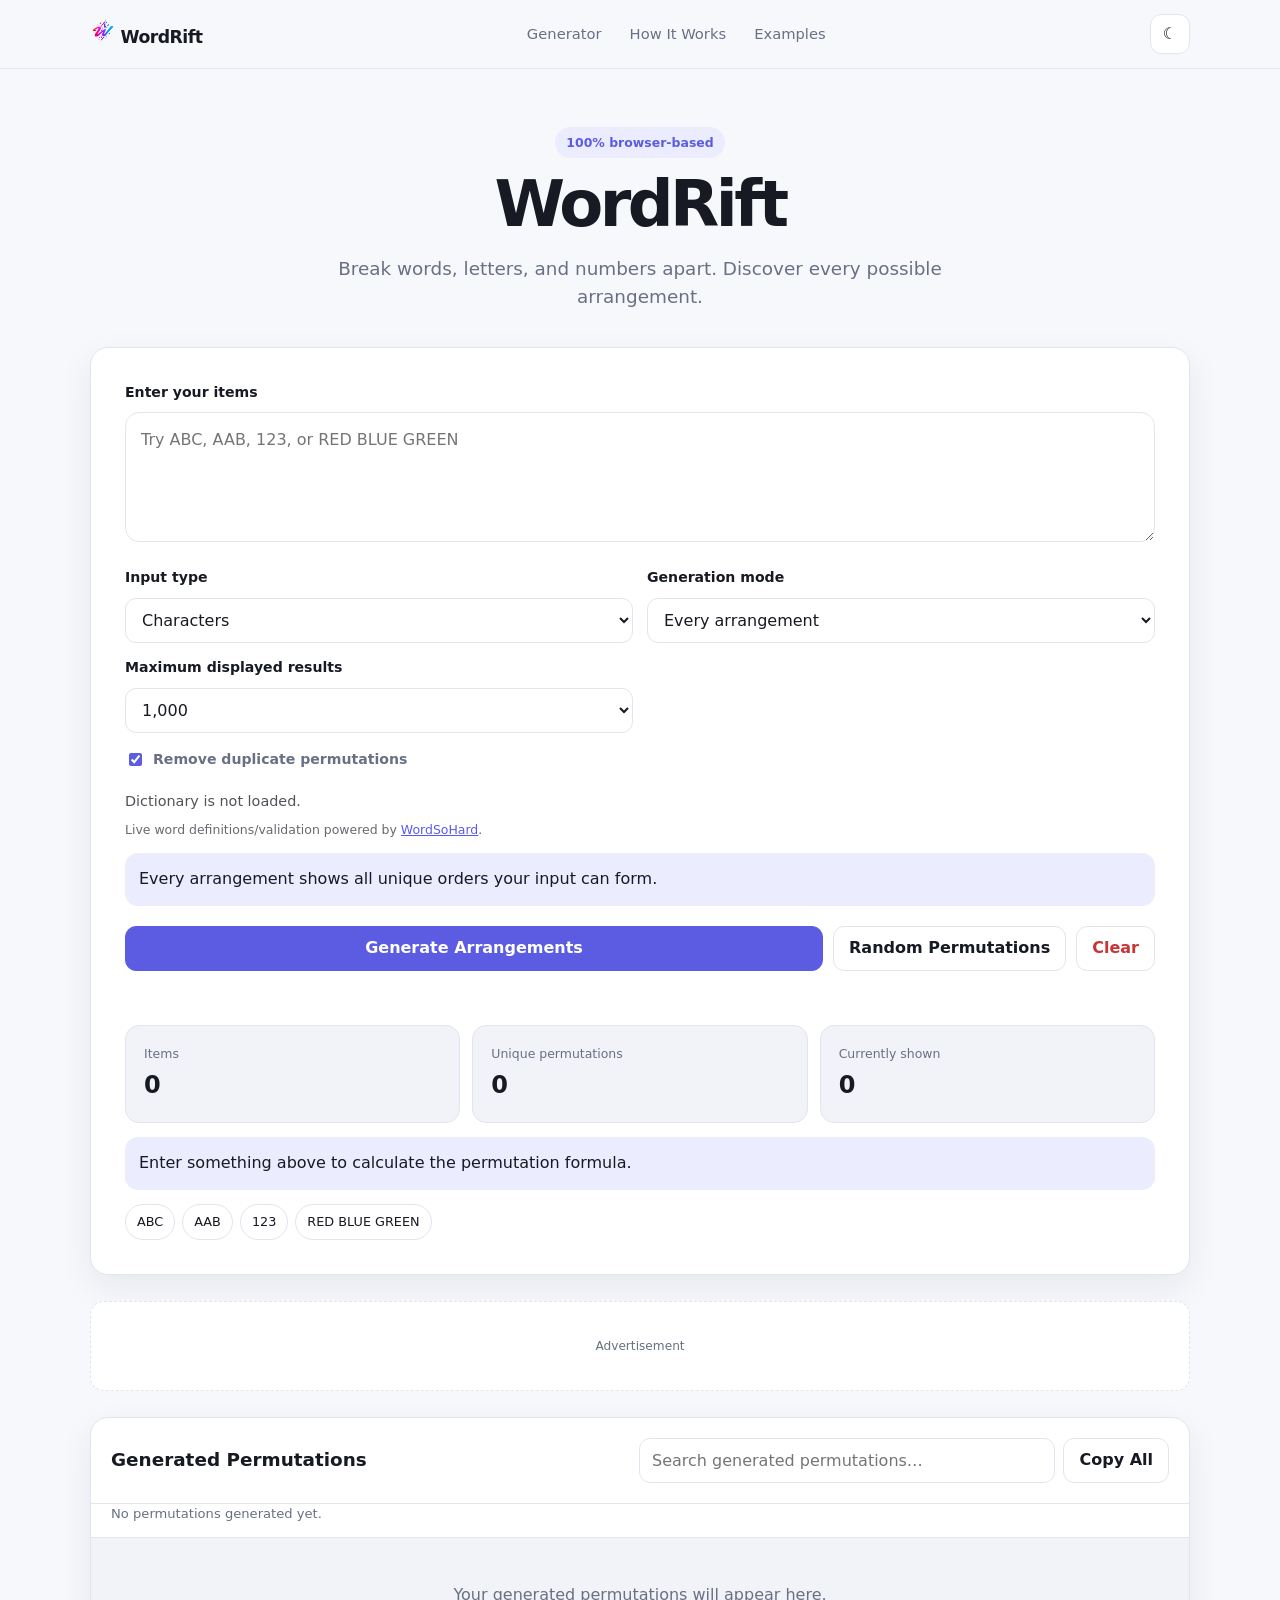
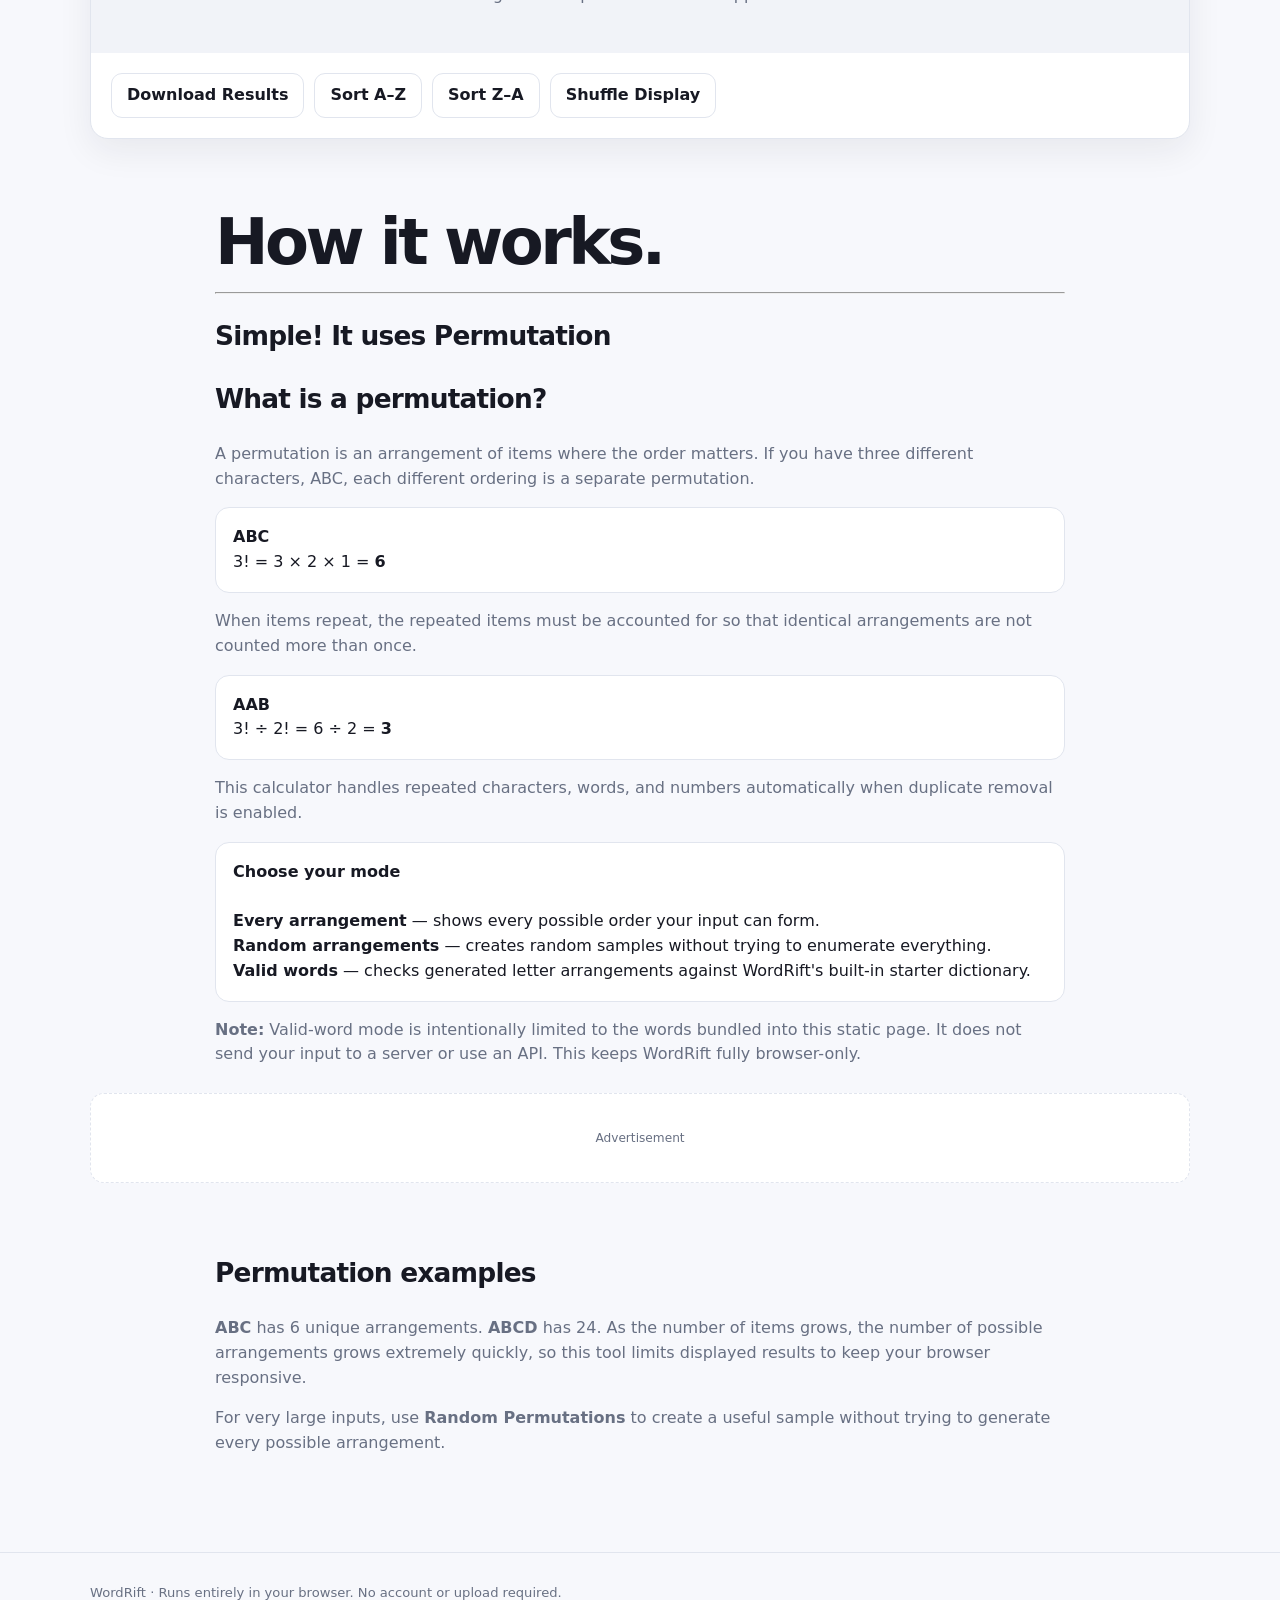
<file: index.html>
<!DOCTYPE html>
<html lang="en">
<head>

  <meta charset="UTF-8">

  <meta name="viewport"
        content="width=device-width, initial-scale=1.0">

  <title>WordRift – Word Scrambler & Arrangement Generator</title>

  <meta name="description"
        content="WordRift is a free word scrambler and arrangement generator for letters, words, and numbers. Generate possible arrangements and discover valid words instantly.">

  <meta name="robots" content="index, follow">

  <meta name="author" content="WordRift">

  <!-- Open Graph -->
  <meta property="og:title"
        content="WordRift – Word Scrambler & Arrangement Generator">

  <meta property="og:description"
        content="Generate possible arrangements, scramble letters, and discover valid words instantly.">

  <meta property="og:type"
        content="website">

  <meta property="og:url"
        content="https://r4nd0m1z3r57xl.github.io/Wordrift/">

  <meta property="og:image"
        content="YOUR-SITE-URL/assets/wordrift-preview.png">

  <!-- Canonical -->
  <link rel="canonical"
        href="https://r4nd0m1z3r57xl.github.io/Wordrift/">

  <!-- Favicon -->
  <link rel="icon"
        type="image/svg+xml"
        href="Logo.png">

<link rel="stylesheet" href="Styles.css">
</head>

<body>
  <header>
    <div class="container nav">
      <a class="brand" href="#generator"><img src="Logo.png" width="25px" height="25px"> WordRift</a>
      <nav class="nav-links" aria-label="Main navigation">
        <a href="#generator">Generator</a>
        <a href="#how-it-works">How It Works</a>
        <a href="#examples">Examples</a>
      </nav>
      <button class="theme-btn" id="themeToggle" type="button" aria-label="Toggle dark mode">☾</button>
    </div>
  </header>

  <main>
    <div class="container">
      <section class="hero">
        <div class="eyebrow">100% browser-based</div>
        <h1>WordRift</h1>
        <p>Break words, letters, and numbers apart. Discover every possible arrangement.</p>
      </section>

      <section id="generator" class="card generator-card" aria-labelledby="generator-title">
        <h2 id="generator-title" class="sr-only">Permutation Generator</h2>

        <label for="input">Enter your items</label>
        <textarea id="input" spellcheck="false" placeholder="Try ABC, AAB, 123, or RED BLUE GREEN"></textarea>

        <div class="controls">
          <div class="control-group">
            <label for="inputType">Input type</label>
            <select id="inputType">
              <option value="characters">Characters</option>
              <option value="words">Words</option>
              <option value="numbers">Numbers</option>
            </select>
          </div>

          <div class="control-group">
            <label for="generationMode">Generation mode</label>
            <select id="generationMode">
              <option value="all">Every arrangement</option>
              <option value="random">Random arrangements</option>
              <option value="words">Valid words</option>
            </select>
          </div>

          <div class="control-group">
            <label for="limit">Maximum displayed results</label>
            <select id="limit">
              <option value="100">100</option>
              <option value="500">500</option>
              <option value="1000" selected>1,000</option>
              <option value="5000">5,000</option>
              <option value="10000">10,000</option>
            </select>
          </div>
        </div>

        <div class="checkbox-row">
          <label class="check">
            <input type="checkbox" id="removeDuplicates" checked>
            Remove duplicate permutations
          </label>
        </div>

        <div class="dictionary-status" id="dictionaryStatus" style="margin-top:10px;font-size:.9rem;opacity:.75;">Dictionary mode uses the bundled word list first and a live dictionary fallback when needed.</div>
        <div id="wshAttribution" style="margin-top:8px;font-size:.78rem;opacity:.65;">
          Live word definitions/validation powered by <a href="https://wordsohard.com" target="_blank" rel="noopener noreferrer">WordSoHard</a>.
        </div>

        <div class="formula" id="modeHint" style="margin-top:14px;">
          Every arrangement shows all unique orders your input can form.
        </div>

        <div class="button-row">
          <button class="btn btn-primary" id="generateBtn" type="button">Generate Permutations</button>
          <button class="btn" id="randomBtn" type="button">Random Permutations</button>
          <button class="btn btn-danger" id="clearBtn" type="button">Clear</button>
        </div>

        <div id="status" class="status" role="status" aria-live="polite"></div>

        <div class="stats">
          <div class="stat">
            <span>Items</span>
            <strong id="itemCount">0</strong>
          </div>
          <div class="stat">
            <span>Unique permutations</span>
            <strong id="totalCount">0</strong>
          </div>
          <div class="stat">
            <span>Currently shown</span>
            <strong id="shownCount">0</strong>
          </div>
        </div>

        <div class="formula" id="formula">Enter something above to calculate the permutation formula.</div>

        <div class="examples" id="examples">
          <button class="example" data-value="ABC" data-type="characters">ABC</button>
          <button class="example" data-value="AAB" data-type="characters">AAB</button>
          <button class="example" data-value="123" data-type="numbers">123</button>
          <button class="example" data-value="RED BLUE GREEN" data-type="words">RED BLUE GREEN</button>
        </div>
      </section>

      <div class="ads-banner" aria-label="Advertisement placeholder">Advertisement</div>

      <section class="card results-card" aria-labelledby="results-title">
        <div class="results-head">
          <h2 id="results-title">Generated Permutations</h2>
          <div class="result-tools">
            <input id="search" type="text" placeholder="Search generated permutations…" aria-label="Search generated permutations">
            <button class="btn" id="copyAllBtn" type="button">Copy All</button>
          </div>
        </div>

        <div class="results-meta" id="resultsMeta">No permutations generated yet.</div>

        <div class="results-box" id="resultsBox">
          <div class="empty">Your generated permutations will appear here.</div>
        </div>

        <div class="button-row" style="padding: 0 20px 20px;">
          <button class="btn" id="downloadBtn" type="button">Download Results</button>
          <button class="btn" id="sortAlphaBtn" type="button">Sort A–Z</button>
          <button class="btn" id="sortReverseBtn" type="button">Sort Z–A</button>
          <button class="btn" id="sortRandomBtn" type="button">Shuffle Display</button>
        </div>
      </section>

      <section class="info" id="how-it-works">
        <h1>How it works.</h1>
        <hr>
        <h2>Simple! It uses Permutation</h2>
        <h2>What is a permutation?</h2>
        <p>A permutation is an arrangement of items where the order matters. If you have three different characters, ABC, each different ordering is a separate permutation.</p>

        <div class="formula-example">
          <strong>ABC</strong><br>
          3! = 3 × 2 × 1 = <strong>6</strong>
        </div>

        <p>When items repeat, the repeated items must be accounted for so that identical arrangements are not counted more than once.</p>

        <div class="formula-example">
          <strong>AAB</strong><br>
          3! ÷ 2! = 6 ÷ 2 = <strong>3</strong>
        </div>

        <p>This calculator handles repeated characters, words, and numbers automatically when duplicate removal is enabled.</p>

        <div class="formula-example">
          <strong>Choose your mode</strong><br><br>
          <strong>Every arrangement</strong> — shows every possible order your input can form.<br>
          <strong>Random arrangements</strong> — creates random samples without trying to enumerate everything.<br>
          <strong>Valid words</strong> — checks generated letter arrangements against WordRift's built-in starter dictionary.
        </div>

        <p><strong>Note:</strong> Valid-word mode is intentionally limited to the words bundled into this static page. It does not send your input to a server or use an API. This keeps WordRift fully browser-only.</p>
      </section>

      <div class="ads-banner" aria-label="Advertisement placeholder">Advertisement</div>

      <section class="info" id="examples">
        <h2>Permutation examples</h2>
        <p><strong>ABC</strong> has 6 unique arrangements. <strong>ABCD</strong> has 24. As the number of items grows, the number of possible arrangements grows extremely quickly, so this tool limits displayed results to keep your browser responsive.</p>
        <p>For very large inputs, use <strong>Random Permutations</strong> to create a useful sample without trying to generate every possible arrangement.</p>
      </section>
    </div>
  </main>

  <footer>
    <div class="container">
      WordRift · Runs entirely in your browser. No account or upload required.
    </div>
  </footer>

  <script>
    "use strict";

    const $ = (id) => document.getElementById(id);

    const inputEl = $("input");
    const typeEl = $("inputType");
    const generationModeEl = $("generationMode");
    const limitEl = $("limit");
    const modeHintEl = $("modeHint");
    const dictionaryStatusEl = $("dictionaryStatus");
    const removeDuplicatesEl = $("removeDuplicates");
    const generateBtn = $("generateBtn");
    const randomBtn = $("randomBtn");
    const clearBtn = $("clearBtn");
    const statusEl = $("status");
    const itemCountEl = $("itemCount");
    const totalCountEl = $("totalCount");
    const shownCountEl = $("shownCount");
    const formulaEl = $("formula");
    const resultsBox = $("resultsBox");
    const resultsMeta = $("resultsMeta");
    const searchEl = $("search");
    const copyAllBtn = $("copyAllBtn");
    const downloadBtn = $("downloadBtn");
    const themeToggle = $("themeToggle");

    let generatedResults = [];
    let totalPermutationCount = 0n;
    let currentInputItems = [];

    function formatBigInt(n) {
      return n.toLocaleString("en-US");
    }

    function factorial(n) {
      let result = 1n;
      for (let i = 2n; i <= BigInt(n); i++) result *= i;
      return result;
    }

    function getItems() {
      const raw = inputEl.value.trim();

      if (!raw) return [];

      if (typeEl.value === "characters") {
        return Array.from(raw.replace(/\s+/g, ""));
      }

      if (typeEl.value === "numbers") {
        return raw.split(/[\s,]+/).filter(Boolean);
      }

      return raw.split(/\s+/).filter(Boolean);
    }

    function countUniquePermutations(items) {
      const frequencies = new Map();

      for (const item of items) {
        frequencies.set(item, (frequencies.get(item) || 0) + 1);
      }

      let result = factorial(items.length);

      for (const count of frequencies.values()) {
        result /= factorial(count);
      }

      return result;
    }

    function makeFormula(items) {
      if (!items.length) {
        return "Enter something above to calculate the permutation formula.";
      }

      const frequencies = new Map();
      items.forEach(x => frequencies.set(x, (frequencies.get(x) || 0) + 1));

      const n = items.length;
      const numerator = factorial(n);

      const repeated = [...frequencies.values()].filter(x => x > 1);

      if (!repeated.length) {
        return `${n}! = ${formatBigInt(numerator)} possible arrangements`;
      }

      const denominator = repeated.map(x => `${x}!`).join(" × ");
      return `${n}! ÷ (${denominator}) = ${formatBigInt(numerator / repeated.reduce((a, x) => a * factorial(x), 1n))} unique arrangements`;
    }

    function setStatus(message = "", type = "") {
      statusEl.textContent = message;
      statusEl.className = "status" + (type ? " " + type : "");
    }

    function updateStats() {
      const items = getItems();
      currentInputItems = items;

      itemCountEl.textContent = items.length.toLocaleString();
      totalCountEl.textContent = formatBigInt(items.length ? countUniquePermutations(items) : 0n);
      shownCountEl.textContent = generatedResults.length.toLocaleString();
      formulaEl.textContent = makeFormula(items);
    }

    function renderResults() {
      const query = searchEl.value.trim().toLowerCase();
      const visible = query
        ? generatedResults.filter(x => x.toLowerCase().includes(query))
        : generatedResults;

      shownCountEl.textContent = visible.length.toLocaleString();

      if (!generatedResults.length) {
        resultsBox.innerHTML = '<div class="empty">Your generated permutations will appear here.</div>';
        resultsMeta.textContent = "No permutations generated yet.";
        return;
      }

      resultsMeta.textContent =
        `Showing ${generatedResults.length.toLocaleString()} generated result${generatedResults.length === 1 ? "" : "s"}${query ? ` · ${visible.length.toLocaleString()} match${visible.length === 1 ? "" : "es"}` : ""} of ${formatBigInt(totalPermutationCount)} possible unique permutations.`;

      if (!visible.length) {
        resultsBox.innerHTML = '<div class="empty">No generated permutation matches your search.</div>';
        return;
      }

      const fragment = document.createDocumentFragment();

      visible.forEach((value) => {
        const row = document.createElement("div");
        row.className = "result-item";

        const code = document.createElement("code");
        code.textContent = value;

        const button = document.createElement("button");
        button.className = "copy-one";
        button.type = "button";
        button.textContent = "Copy";
        button.addEventListener("click", async () => {
          const ok = await copyText(value);
          button.textContent = ok ? "Copied!" : "Failed";
          setTimeout(() => button.textContent = "Copy", 900);
        });

        row.append(code, button);
        fragment.appendChild(row);
      });

      resultsBox.innerHTML = "";
      resultsBox.appendChild(fragment);
    }

    // WordRift dictionary: lazy-loaded, length-sharded JSON files.
    // Files are kept outside index.html so the main page stays small.
    let dictionaryCache = new Map();
    let dictionaryLoading = new Map();

    async function loadDictionaryShard(length) {
      if (dictionaryCache.has(length)) return dictionaryCache.get(length);
      if (dictionaryLoading.has(length)) return dictionaryLoading.get(length);

      const promise = fetch(`dictionary/${length}.json`)
        .then(response => {
          if (!response.ok) throw new Error(`Dictionary shard ${length} not found.`);
          return response.json();
        })
        .then(words => {
          const set = new Set(words);
          dictionaryCache.set(length, set);
          dictionaryLoading.delete(length);
          return set;
        })
        .catch(error => {
          dictionaryLoading.delete(length);
          throw error;
        });

      dictionaryLoading.set(length, promise);
      return promise;
    }

    // --- WordSoHard live dictionary integration ---
    // Keyless + CORS-enabled endpoint. We use it as a live fallback rather
    // than firing an API request for every permutation at once.
    const WSH_API = "https://wordsohard.com/api/v1/define/";
    const WSH_CONCURRENCY = 4;
    const WSH_MIN_DELAY_MS = 1100; // stays comfortably below ~60 req/min/IP
    const liveWordCache = new Map();
    let lastWshRequestAt = 0;

    const sleep = ms => new Promise(resolve => setTimeout(resolve, ms));

    async function validateWordWithWordSoHard(word) {
      const normalized = word.toLowerCase();

      if (liveWordCache.has(normalized)) {
        return liveWordCache.get(normalized);
      }

      const wait = Math.max(0, WSH_MIN_DELAY_MS - (Date.now() - lastWshRequestAt));
      if (wait) await sleep(wait);

      lastWshRequestAt = Date.now();

      try {
        const response = await fetch(
          WSH_API + encodeURIComponent(normalized),
          {
            method: "GET",
            headers: { "Accept": "application/json" }
          }
        );

        if (!response.ok) {
          liveWordCache.set(normalized, false);
          return false;
        }

        const data = await response.json();
        const valid = Boolean(data?.found && data?.scrabble?.valid);
        liveWordCache.set(normalized, valid);
        return valid;
      } catch {
        // Keep the failure local. WordRift still works with its static
        // dictionary if the external service is unavailable.
        return false;
      }
    }

    async function validateCandidatesLive(candidates, maxResults) {
      const results = [];
      let cursor = 0;

      async function worker() {
        while (cursor < candidates.length && results.length < maxResults) {
          const current = candidates[cursor++];
          if (await validateWordWithWordSoHard(current)) {
            results.push(current);
          }
        }
      }

      await Promise.all(
        Array.from(
          { length: Math.min(WSH_CONCURRENCY, candidates.length) },
          worker
        )
      );

      return results;
    }

    async function getValidWordResults(items, maxResults) {
      if (typeEl.value !== "characters") {
        setStatus("Valid-word mode works with characters. Switch Input Type to Characters.", "error");
        return [];
      }

      const letters = items.join("").toLowerCase();

      if (letters.length < 2) {
        setStatus("Enter at least 2 letters for Valid Words mode.", "error");
        return [];
      }

      // The number of permutations explodes factorially. Keep live API work
      // bounded. The static engine remains available for Every Arrangement.
      if (letters.length > 8) {
        setStatus(
          "Live dictionary mode is limited to 8 letters. Use Every Arrangement for larger inputs.",
          "error"
        );
        return [];
      }

      // First use the matching local shard if it exists and contains data.
      let localMatches = [];
      try {
        const dictionary = await loadDictionaryShard(letters.length);
        if (dictionary.size) {
          const permutations = generatePermutations(
            items,
            Math.min(maxResults * 20, 50000)
          );

          for (const permutation of permutations) {
            const word = permutation.toLowerCase();
            if (dictionary.has(word) && !localMatches.includes(permutation)) {
              localMatches.push(permutation);
              if (localMatches.length >= maxResults) break;
            }
          }
        }
      } catch {
        // Continue to live lookup.
      }

      if (localMatches.length >= maxResults) {
        return localMatches;
      }

      // Generate only the remaining candidates and ask WordSoHard to validate
      // them. This is intentionally bounded to avoid API abuse and UI freezes.
      const candidateLimit = Math.min(
        Math.max(maxResults * 12, 100),
        2500
      );

      const candidates = generatePermutations(items, candidateLimit)
        .filter(word => !localMatches.includes(word));

      const liveMatches = await validateCandidatesLive(
        candidates,
        maxResults - localMatches.length
      );

      return [...localMatches, ...liveMatches];
    }


    function generatePermutations(items, maxResults) {
      const results = [];
      const n = items.length;

      if (!n) return results;

      // Sorting lets us skip duplicates without a Set containing every possible result.
      const arr = [...items].sort((a, b) => String(a).localeCompare(String(b)));

      function backtrack() {
        if (results.length >= maxResults) return;

        if (path.length === n) {
          results.push(formatPermutation(path));
          return;
        }

        for (let i = 0; i < n; i++) {
          if (used[i]) continue;

          if (i > 0 && arr[i] === arr[i - 1] && !used[i - 1]) continue;

          used[i] = true;
          path.push(arr[i]);

          backtrack();

          path.pop();
          used[i] = false;

          if (results.length >= maxResults) return;
        }
      }

      const used = new Array(n).fill(false);
      const path = [];

      backtrack();
      return results;
    }

    function formatPermutation(path) {
      return typeEl.value === "characters" ? path.join("") : path.join(" ");
    }

    function randomPermutation(items) {
      const arr = [...items];

      for (let i = arr.length - 1; i > 0; i--) {
        const j = Math.floor(Math.random() * (i + 1));
        [arr[i], arr[j]] = [arr[j], arr[i]];
      }

      return formatPermutation(arr);
    }

    function generateRandomResults(items, amount) {
      if (!items.length) return [];

      const unique = new Set();
      const total = countUniquePermutations(items);

      // There is no reason to request more unique samples than possible.
      const target = total < BigInt(amount) ? Number(total) : amount;

      let attempts = 0;
      const maxAttempts = Math.max(target * 30, 100);

      while (unique.size < target && attempts < maxAttempts) {
        unique.add(randomPermutation(items));
        attempts++;
      }

      return [...unique];
    }

    async function yieldToBrowser() {
      return new Promise(resolve => setTimeout(resolve, 0));
    }

    async function generate() {
      const items = getItems();

      if (!items.length) {
        generatedResults = [];
        updateStats();
        renderResults();
        setStatus("Enter at least one character, word, or number.", "error");
        return;
      }

      const limit = Number(limitEl.value);
      const mode = generationModeEl.value;

      totalPermutationCount = countUniquePermutations(items);
      updateStats();

      generateBtn.disabled = true;
      generateBtn.textContent = "Generating…";
      setStatus("Generating…");

      await yieldToBrowser();

      try {
        if (mode === "random") {
          generatedResults = generateRandomResults(items, Math.min(limit, 1000));
          renderResults();
          setStatus(`Generated ${generatedResults.length.toLocaleString()} random unique arrangements.`, "success");
          return;
        }

        if (mode === "words") {
          try {
            generatedResults = await getValidWordResults(items, limit);
          } catch (error) {
            generatedResults = [];
            renderResults();
            setStatus("The dictionary could not be loaded. If you're testing locally, use a local server instead of opening index.html directly.", "error");
            return;
          }
          renderResults();

          if (generatedResults.length) {
            setStatus(`Found ${generatedResults.length.toLocaleString()} valid word${generatedResults.length === 1 ? "" : "s"} using the WordRift + WordSoHard dictionary system.`, "success");
          } else if (typeEl.value === "characters" && items.length <= 9) {
            setStatus("No matching words were found in the built-in dictionary.", "error");
          }
          return;
        }

        if (items.length > 11) {
          generatedResults = generateRandomResults(items, limit);
          renderResults();
          setStatus(
            `This input has ${formatBigInt(totalPermutationCount)} unique permutations. A safe random sample was generated instead of exhaustively enumerating them.`,
            "success"
          );
          return;
        }

        generatedResults = generatePermutations(items, limit);
        renderResults();

        const limited = totalPermutationCount > BigInt(limit);

        setStatus(
          limited
            ? `Generated ${generatedResults.length.toLocaleString()} of ${formatBigInt(totalPermutationCount)} possible arrangements.`
            : `Generated all ${formatBigInt(totalPermutationCount)} unique arrangements.`,
          "success"
        );
      } finally {
        generateBtn.disabled = false;
        generateBtn.textContent = "Generate Permutations";
      }
    }


    function generateRandom() {
      const items = getItems();

      if (!items.length) {
        setStatus("Enter something before generating random permutations.", "error");
        return;
      }

      totalPermutationCount = countUniquePermutations(items);

      const amount = Math.min(Number(limitEl.value), 1000);
      generatedResults = generateRandomResults(items, amount);

      renderResults();
      updateStats();

      setStatus(
        `Generated ${generatedResults.length.toLocaleString()} random unique permutation${generatedResults.length === 1 ? "" : "s"}.`,
        "success"
      );
    }

    async function copyText(text) {
      try {
        await navigator.clipboard.writeText(text);
        return true;
      } catch {
        const area = document.createElement("textarea");
        area.value = text;
        area.style.position = "fixed";
        area.style.opacity = "0";
        document.body.appendChild(area);
        area.select();
        let success = false;
        try { success = document.execCommand("copy"); } catch {}
        area.remove();
        return success;
      }
    }

    async function copyAll() {
      const query = searchEl.value.trim().toLowerCase();
      const visible = query
        ? generatedResults.filter(x => x.toLowerCase().includes(query))
        : generatedResults;

      if (!visible.length) {
        setStatus("There are no results to copy.", "error");
        return;
      }

      const ok = await copyText(visible.join("\n"));
      setStatus(ok ? `Copied ${visible.length.toLocaleString()} result${visible.length === 1 ? "" : "s"}.` : "Copy failed.", ok ? "success" : "error");
    }

    function downloadResults() {
      if (!generatedResults.length) {
        setStatus("Generate some permutations before downloading.", "error");
        return;
      }

      const text = generatedResults.join("\n") + "\n";
      const blob = new Blob([text], { type: "text/plain;charset=utf-8" });
      const url = URL.createObjectURL(blob);

      const rawName = inputEl.value.trim().replace(/[^a-z0-9_-]+/gi, "-").replace(/^-|-$/g, "").slice(0, 50) || "results";
      const link = document.createElement("a");
      link.href = url;
      link.download = `permutations-${rawName}.txt`;
      document.body.appendChild(link);
      link.click();
      link.remove();

      setTimeout(() => URL.revokeObjectURL(url), 1000);
      setStatus("Results downloaded as a text file.", "success");
    }

    function clearAll() {
      inputEl.value = "";
      generatedResults = [];
      totalPermutationCount = 0n;
      currentInputItems = [];
      searchEl.value = "";
      updateStats();
      renderResults();
      setStatus("");
    }

    function sortAlpha() {
      generatedResults.sort((a, b) => a.localeCompare(b));
      renderResults();
    }

    function sortReverse() {
      generatedResults.sort((a, b) => b.localeCompare(a));
      renderResults();
    }

    function shuffleDisplay() {
      for (let i = generatedResults.length - 1; i > 0; i--) {
        const j = Math.floor(Math.random() * (i + 1));
        [generatedResults[i], generatedResults[j]] = [generatedResults[j], generatedResults[i]];
      }
      renderResults();
    }

    function updateModeHint() {
      const mode = generationModeEl.value;

      if (mode === "all") {
        modeHintEl.textContent = "Every arrangement shows all unique orders your input can form.";
        dictionaryStatusEl.textContent = "Dictionary is not loaded.";
        generateBtn.textContent = "Generate Arrangements";
      } else if (mode === "random") {
        modeHintEl.textContent = "Random arrangements are useful for very large inputs because the browser does not need to generate every possible order.";
        dictionaryStatusEl.textContent = "Dictionary is not loaded.";
        generateBtn.textContent = "Generate Random";
      } else {
        modeHintEl.textContent = "Valid words checks generated letter arrangements against a free, static dictionary split into small length-based files.";
        dictionaryStatusEl.textContent = "Local dictionary first; live WordSoHard lookup is used only for remaining candidates.";
        generateBtn.textContent = "Find Valid Words";
      }
    }

    function updateFromInput() {
      const items = getItems();
      totalPermutationCount = items.length ? countUniquePermutations(items) : 0n;
      updateStats();
    }

    generateBtn.addEventListener("click", generate);
    randomBtn.addEventListener("click", () => {
      generationModeEl.value = "random";
      updateModeHint();
      generate();
    });
    clearBtn.addEventListener("click", clearAll);
    copyAllBtn.addEventListener("click", copyAll);
    downloadBtn.addEventListener("click", downloadResults);
    $("sortAlphaBtn").addEventListener("click", sortAlpha);
    $("sortReverseBtn").addEventListener("click", sortReverse);
    $("sortRandomBtn").addEventListener("click", shuffleDisplay);
    searchEl.addEventListener("input", renderResults);
    inputEl.addEventListener("input", updateFromInput);
    typeEl.addEventListener("change", () => {
      updateModeHint();
      updateFromInput();
    });
    generationModeEl.addEventListener("change", () => {
      updateModeHint();
    });
    removeDuplicatesEl.addEventListener("change", updateFromInput);
    limitEl.addEventListener("change", () => {
      if (generatedResults.length) setStatus("Result limit changed. Generate again to apply it.");
    });

    document.querySelectorAll(".example").forEach(button => {
      button.addEventListener("click", () => {
        inputEl.value = button.dataset.value;
        typeEl.value = button.dataset.type;
        updateFromInput();
        generate();
        $("generator").scrollIntoView({ behavior: "smooth", block: "start" });
      });
    });

    themeToggle.addEventListener("click", () => {
      const dark = document.documentElement.dataset.theme === "dark";
      document.documentElement.dataset.theme = dark ? "light" : "dark";
      themeToggle.textContent = dark ? "☾" : "☀";
      themeToggle.setAttribute("aria-label", dark ? "Enable dark mode" : "Enable light mode");
      try { localStorage.setItem("permutation-theme", dark ? "light" : "dark"); } catch {}
    });

    try {
      const savedTheme = localStorage.getItem("permutation-theme");
      if (savedTheme === "dark") {
        document.documentElement.dataset.theme = "dark";
        themeToggle.textContent = "☀";
        themeToggle.setAttribute("aria-label", "Enable light mode");
      }
    } catch {}

    updateModeHint();
    updateFromInput();
  </script>
</body>
</html>
</file>
<file: Styles.css>
:root {
      --bg: #f7f8fc;
      --surface: #ffffff;
      --surface-2: #f1f3f8;
      --text: #171923;
      --muted: #687083;
      --border: #e1e5ee;
      --accent: #5b5ce2;
      --accent-2: #4849c9;
      --accent-soft: #ececff;
      --danger: #c93434;
      --success: #168653;
      --shadow: 0 12px 35px rgba(22, 27, 45, .07);
      --radius: 18px;
    }

    [data-theme="dark"] {
      --bg: #0e1016;
      --surface: #171a23;
      --surface-2: #20242f;
      --text: #f4f5f8;
      --muted: #a7adbd;
      --border: #303542;
      --accent: #7778ff;
      --accent-2: #9091ff;
      --accent-soft: #292a4c;
      --danger: #ff7676;
      --success: #4dd697;
      --shadow: 0 14px 40px rgba(0, 0, 0, .25);
    }

    * { box-sizing: border-box; }

    html { scroll-behavior: smooth; }

    body {
      margin: 0;
      font-family: Inter, ui-sans-serif, system-ui, -apple-system, BlinkMacSystemFont, "Segoe UI", sans-serif;
      background: var(--bg);
      color: var(--text);
      line-height: 1.55;
    }

    button, input, textarea, select { font: inherit; }

    button { cursor: pointer; }

    .container {
      width: min(1100px, calc(100% - 32px));
      margin: 0 auto;
    }

    header {
      position: sticky;
      top: 0;
      z-index: 20;
      backdrop-filter: blur(16px);
      background: color-mix(in srgb, var(--bg) 86%, transparent);
      border-bottom: 1px solid var(--border);
    }

    .nav {
      min-height: 68px;
      display: flex;
      align-items: center;
      justify-content: space-between;
      gap: 18px;
    }

    .brand {
      color: var(--text);
      text-decoration: none;
      font-weight: 800;
      letter-spacing: -.03em;
      font-size: 1.08rem;
      white-space: nowrap;
    }

    .nav-links {
      display: flex;
      align-items: center;
      gap: 8px;
    }

    .nav-links a {
      color: var(--muted);
      text-decoration: none;
      padding: 8px 10px;
      border-radius: 10px;
      font-size: .92rem;
    }

    .nav-links a:hover { color: var(--text); background: var(--surface-2); }

    .theme-btn, .icon-btn {
      border: 1px solid var(--border);
      background: var(--surface);
      color: var(--text);
      border-radius: 11px;
      min-width: 40px;
      height: 40px;
    }

    main { padding: 58px 0 80px; }

    .hero {
      text-align: center;
      max-width: 800px;
      margin: 0 auto 35px;
    }

    .eyebrow {
      display: inline-flex;
      padding: 6px 11px;
      border-radius: 999px;
      background: var(--accent-soft);
      color: var(--accent);
      font-size: .78rem;
      font-weight: 750;
      margin-bottom: 13px;
    }

    h1 {
      font-size: clamp(2.1rem, 6vw, 4rem);
      line-height: 1.05;
      letter-spacing: -.055em;
      margin: 0 0 16px;
    }

    .hero p {
      color: var(--muted);
      font-size: clamp(1rem, 2vw, 1.15rem);
      margin: 0 auto;
      max-width: 650px;
    }

    .card {
      background: var(--surface);
      border: 1px solid var(--border);
      border-radius: var(--radius);
      box-shadow: var(--shadow);
    }

    .generator-card { padding: clamp(20px, 4vw, 34px); }

    label {
      display: block;
      font-size: .88rem;
      font-weight: 750;
      margin-bottom: 9px;
    }

    textarea {
      width: 100%;
      min-height: 130px;
      resize: vertical;
      border: 1px solid var(--border);
      border-radius: 14px;
      background: var(--surface);
      color: var(--text);
      padding: 15px;
      outline: none;
      transition: .2s;
    }

    textarea:focus, input:focus, select:focus {
      border-color: var(--accent);
      box-shadow: 0 0 0 3px color-mix(in srgb, var(--accent) 18%, transparent);
    }

    .controls {
      display: grid;
      grid-template-columns: 1fr 1fr;
      gap: 14px;
      margin-top: 17px;
    }

    .control-group { min-width: 0; }

    select, input[type="text"], input[type="number"] {
      width: 100%;
      height: 45px;
      border: 1px solid var(--border);
      border-radius: 11px;
      background: var(--surface);
      color: var(--text);
      padding: 0 12px;
      outline: none;
    }

    .checkbox-row {
      display: flex;
      flex-wrap: wrap;
      gap: 16px;
      margin-top: 16px;
    }

    .check {
      display: inline-flex;
      align-items: center;
      gap: 8px;
      color: var(--muted);
      font-size: .88rem;
      cursor: pointer;
    }

    .check input { accent-color: var(--accent); }

    .button-row {
      display: flex;
      flex-wrap: wrap;
      gap: 10px;
      margin-top: 20px;
    }

    .btn {
      border: 1px solid var(--border);
      background: var(--surface);
      color: var(--text);
      min-height: 44px;
      padding: 9px 15px;
      border-radius: 11px;
      font-weight: 700;
      transition: transform .15s, background .15s;
    }

    .btn:hover { transform: translateY(-1px); background: var(--surface-2); }

    .btn-primary {
      background: var(--accent);
      color: #fff;
      border-color: var(--accent);
      flex: 1;
      min-width: 180px;
    }

    .btn-primary:hover { background: var(--accent-2); }

    .btn-danger { color: var(--danger); }

    .status {
      min-height: 24px;
      margin-top: 12px;
      font-size: .88rem;
      color: var(--muted);
    }

    .status.error { color: var(--danger); }
    .status.success { color: var(--success); }

    .stats {
      display: grid;
      grid-template-columns: repeat(3, 1fr);
      gap: 12px;
      margin-top: 18px;
    }

    .stat {
      padding: 18px;
      border: 1px solid var(--border);
      border-radius: 14px;
      background: var(--surface-2);
    }

    .stat span {
      display: block;
      color: var(--muted);
      font-size: .78rem;
      margin-bottom: 4px;
    }

    .stat strong {
      display: block;
      font-size: clamp(1.1rem, 3vw, 1.5rem);
      word-break: break-word;
    }

    .formula {
      margin-top: 14px;
      padding: 14px;
      border-radius: 13px;
      background: var(--accent-soft);
      color: var(--text);
      overflow-wrap: anywhere;
    }

    .examples {
      margin-top: 14px;
      display: flex;
      flex-wrap: wrap;
      gap: 7px;
    }

    .example {
      border: 1px solid var(--border);
      background: var(--surface);
      color: var(--text);
      border-radius: 999px;
      padding: 7px 11px;
      font-size: .8rem;
    }

    .ads-banner {
      min-height: 90px;
      border: 1px dashed var(--border);
      border-radius: 14px;
      display: grid;
      place-items: center;
      color: var(--muted);
      font-size: .76rem;
      margin: 26px 0;
      background: var(--surface);
    }

    .results-card {
      margin-top: 25px;
      overflow: hidden;
    }

    .results-head {
      padding: 20px;
      border-bottom: 1px solid var(--border);
      display: flex;
      justify-content: space-between;
      align-items: center;
      gap: 15px;
      flex-wrap: wrap;
    }

    .results-head h2 { margin: 0; font-size: 1.15rem; }

    .result-tools {
      display: grid;
      grid-template-columns: minmax(170px, 1fr) auto;
      gap: 8px;
      width: min(100%, 530px);
    }

    .results-meta {
      color: var(--muted);
      font-size: .82rem;
      padding: 0 20px 13px;
    }

    .results-box {
      max-height: 510px;
      overflow: auto;
      border-top: 1px solid var(--border);
      background: var(--surface-2);
    }

    .result-item {
      display: flex;
      align-items: center;
      justify-content: space-between;
      gap: 12px;
      padding: 11px 16px;
      border-bottom: 1px solid var(--border);
      font-family: ui-monospace, SFMono-Regular, Menlo, monospace;
      font-size: .88rem;
    }

    .result-item code {
      overflow-wrap: anywhere;
      white-space: pre-wrap;
    }

    .copy-one {
      flex: 0 0 auto;
      border: 1px solid var(--border);
      background: var(--surface);
      color: var(--muted);
      border-radius: 8px;
      padding: 5px 8px;
      font-size: .74rem;
    }

    .empty {
      padding: 45px 20px;
      text-align: center;
      color: var(--muted);
    }

    section.info {
      margin-top: 70px;
      max-width: 850px;
      margin-left: auto;
      margin-right: auto;
    }

    section.info h2 {
      font-size: 1.65rem;
      letter-spacing: -.03em;
    }

    section.info p { color: var(--muted); }

    .formula-example {
      padding: 17px;
      background: var(--surface);
      border: 1px solid var(--border);
      border-radius: 14px;
      margin: 15px 0;
    }

    footer {
      border-top: 1px solid var(--border);
      padding: 30px 0;
      color: var(--muted);
      font-size: .82rem;
    }

    .sr-only {
      position: absolute;
      width: 1px;
      height: 1px;
      padding: 0;
      margin: -1px;
      overflow: hidden;
      clip: rect(0,0,0,0);
      white-space: nowrap;
      border: 0;
    }

    @media (max-width: 700px) {
      .nav-links a { display: none; }
      main { padding-top: 40px; }
      .controls, .stats { grid-template-columns: 1fr; }
      .result-tools { grid-template-columns: 1fr; }
      .btn-primary { flex-basis: 100%; }
      h1 { font-size: 2.35rem; }
    }
</file>
